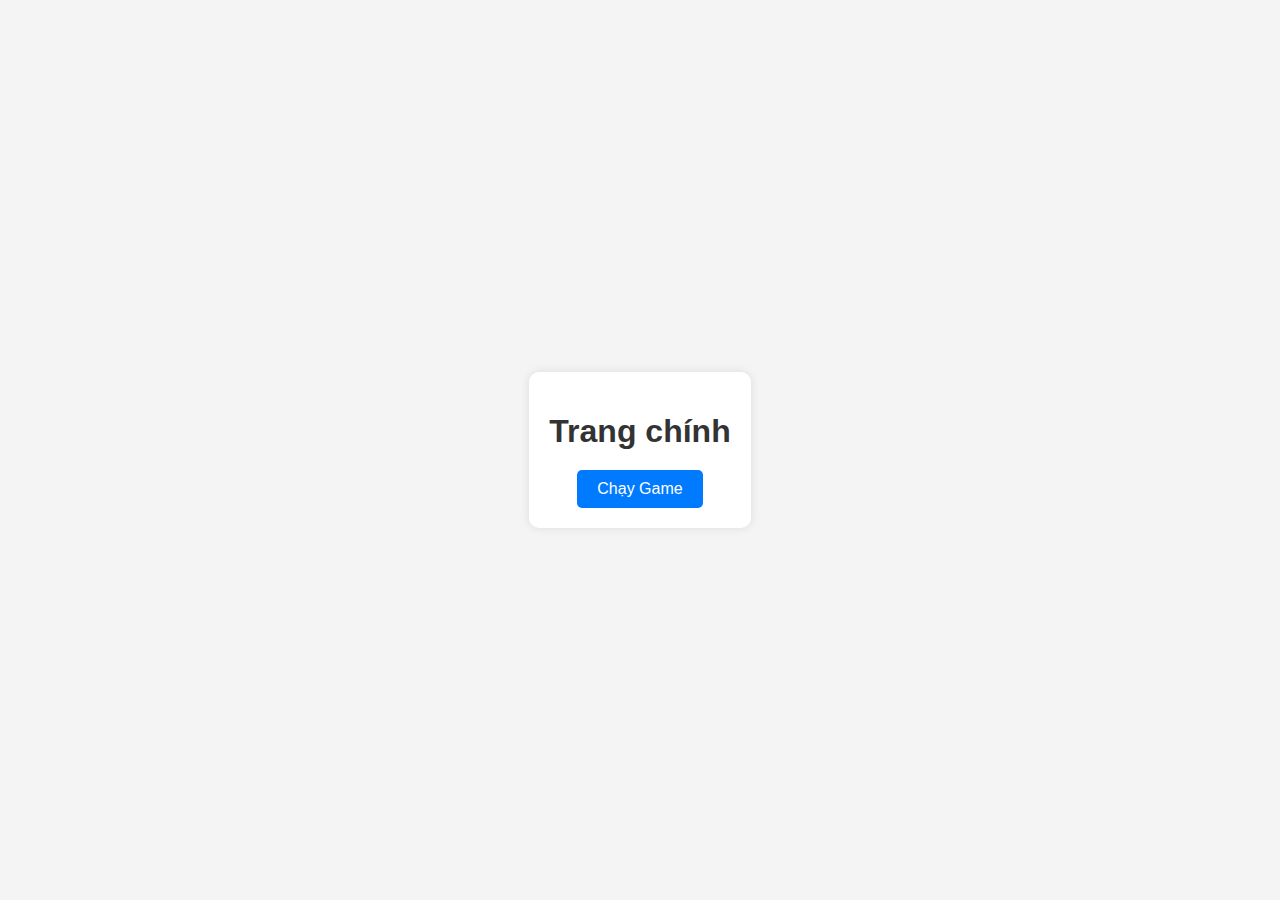
<file: index.html>
<!DOCTYPE html>
<html lang="vi">
<head>
    <meta charset="UTF-8">
    <meta name="viewport" content="width=device-width, initial-scale=1.0">
    <title>Trang chính</title>
    <style>
        body {
            font-family: 'Segoe UI', Tahoma, Geneva, Verdana, sans-serif;
            background-color: #f4f4f4;
            display: flex;
            justify-content: center;
            align-items: center;
            height: 100vh;
            margin: 0;
        }

        .container {
            text-align: center;
            background-color: white;
            padding: 20px;
            border-radius: 10px;
            box-shadow: 0 0 10px rgba(0, 0, 0, 0.1);
        }

        button {
            background-color: #007BFF;
            color: white;
            border: none;
            padding: 10px 20px;
            border-radius: 5px;
            font-size: 16px;
            cursor: pointer;
            transition: background-color 0.3s, transform 0.3s;
        }

        button:hover {
            background-color: #0056b3;
            transform: translateY(-2px);
        }

        button:active {
            background-color: #004085;
            transform: translateY(0);
        }

        h1 {
            margin-bottom: 20px;
            color: #333;
        }
    </style>
</head>
<body>
    <div class="container">
        <h1>Trang chính</h1>
        <button onclick="window.location.href='NewGame%202/index.html'">Chạy Game</button>
    </div>
</body>
</html>
</file>
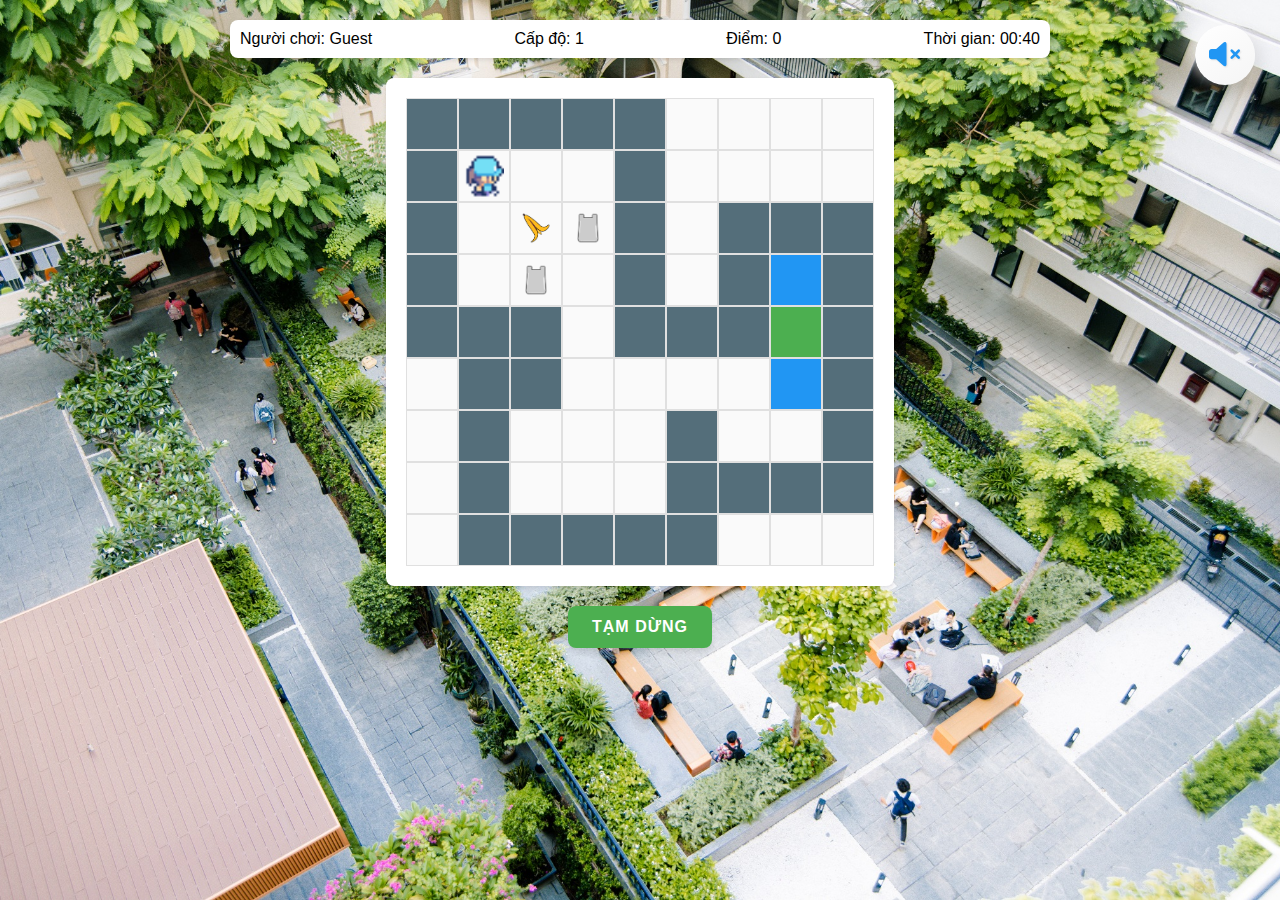
<file: NewGame 2/newGame.html>
<!DOCTYPE html>
<!-- File game phân loại rác bằng tiếng Việt -->
<html lang="vi"> 

<head>
    <meta charset="UTF-8">
    <title>Trò Chơi Phân Loại Rác</title>
    <link rel="stylesheet" type="text/css" href="style.css">
    <link rel="stylesheet" href="https://cdnjs.cloudflare.com/ajax/libs/font-awesome/6.0.0/css/all.min.css">

</head>

<body>
    <div id="game-info">
        <div>Người chơi: <span id="playerName">Khách</span></div>
        <div>Cấp độ: <span id="level">1</span></div>
        <div>Điểm: <span id="score">0</span></div>
        <div>Thời gian: <span id="time">00:00</span></div>
    </div>
    <div id="game-container"></div>
    <div class="controls">
        <button onclick="togglePauseMenu()">Tạm dừng</button>
    </div>
    <button id="musicBtn" class="music-btn" onclick="toggleMusic()">
        <i class="fas fa-volume-mute"></i>
    </button>
    <div id="pause-menu" class="modal">
        <div class="modal-content">
            <span class="close" onclick="togglePauseMenu()">&times;</span>
            <h2>Menu Tạm Dừng</h2>
            <button onclick="restartLevel()">Chơi Lại Cấp Độ</button>
            <button onclick="showHelp()">Hướng Dẫn</button>
            <button onclick="saveGame()">Lưu Game</button>
            <button onclick="playAgain()">Chơi Lại Từ Đầu</button>
            <button onclick="backToMenu()">Về Menu Chính</button>
        </div>
    </div>
    <div id="completion-overlay" class="modal">
        <div class="modal-content">
            <h2>🎉 Chúc mừng chiến thắng! 🎉</h2>
            <p>Điểm của bạn: <span id="final-score">0</span></p>
            <button onclick="playAgain()">Chơi lại</button>
            <button onclick="backToMenu()">Về menu chính</button>
        </div>
    </div>
    <audio id="backgroundMusic" loop>
        <source src="Asset/background_music.mp3" type="audio/mp3">
    </audio>

    <div id="help-modal" class="help-modal">
        <div class="help-content">
            <span class="close" onclick="closeHelp()">&times;</span>
            <h2>Hướng Dẫn Chơi Game</h2>
            
            <div class="help-section">
                <h3>Mục Tiêu</h3>
                <p>Di chuyển nhân vật để đẩy rác vào đúng thùng rác tương ứng trước khi hết thời gian.</p>
            </div>

            <div class="help-section">
                <h3>Phân Loại Rác</h3>
                <div class="trash-guide">
                    <div class="trash-item">
                        <div class="trash-icon" style="background-image: url('asset/02-BananaSkin.png')"></div>
                        <div>
                            <strong>Rác Hữu Cơ</strong>
                            <p>Đẩy vào thùng màu xanh lá</p>
                        </div>
                    </div>
                    <div class="trash-item">
                        <div class="trash-icon" style="background-image: url('asset/08-Plastic.png')"></div>
                        <div>
                            <strong>Rác Nhựa</strong>
                            <p>Đẩy vào thùng màu xanh dương</p>
                        </div>
                    </div>
                </div>
            </div>

            <div class="help-section">
                <h3>Điều Khiển</h3>
                <div class="controls-guide">
                    <div class="control-item">
                        <div class="key-symbol">↑</div>
                        <p>Di chuyển lên</p>
                    </div>
                    <div class="control-item">
                        <div class="key-symbol">↓</div>
                        <p>Di chuyển xuống</p>
                    </div>
                    <div class="control-item">
                        <div class="key-symbol">←</div>
                        <p>Di chuyển trái</p>
                    </div>
                    <div class="control-item">
                        <div class="key-symbol">→</div>
                        <p>Di chuyển phải</p>
                    </div>
                </div>
            </div>

            <div class="help-section">
                <h3>Lưu Ý</h3>
                <ul>
                    <li>Không để rác bị kẹt vào góc - game sẽ kết thúc!</li>
                    <li>Hoàn thành càng nhanh, điểm càng cao</li>
                    <li>Chỉ có thể lưu game sau khi đã di chuyển</li>
                </ul>
            </div>

            <button onclick="closeHelp()">Đã Hiểu</button>
        </div>
    </div>

    <script>
        // Cấu hình hình ảnh
        const SPRITES = {
            player: {
                right: './Asset/right.png', // Thay thế bằng URL sprite sheet nhân vật thực
                left: './Asset/left.png',
                front: 'Asset/front.png',
                back: 'Asset/back.png'
            },
            trash: {
                organic: './Asset/02-BananaSkin.png', // Thay thế bằng URL hình ảnh rác hữu cơ
                plastic: './Asset/08-Plastic.png', // Thay thế bằng URL hình ảnh rác nhựa
                paper: 'Asset/16-Paper.png'    // Thay thế bằng URL hình ảnh rác giấy
            }
        };

        const TRASH_TYPES = {
            'O': {
                sprite: 'organic',
                binType: 'o'
            },
            'P': {
                sprite: 'plastic',
                binType: 'p'

            },
            trash: {
                organic: './Asset/02-BananaSkin.png', // Thay thế bằng URL hình ảnh rác hữu cơ
                plastic: './Asset/08-Plastic.png', // Thay thế bằng URL hình ảnh rác nhựa
                paper: 'asset/16-Paper.png'    // Thay thế bằng URL hình ảnh rác giấy
            }
        };

        // Cấu hình game levels
        const LEVELS = [
            {
                map: [
                    "#####    ",
                    "#@  #    ",
                    "# OP# ###",
                    "# P # #p#",
                    "### ###o#",
                    " ##    p#",
                    " #   #  #",
                    " #   ####",
                    " #####   "
                ],
                timeLimit: 40,
                maxScore: 1000
            },
            {
                map: [
                    " ####   ",
                    " #  ### ",
                    " #@O  # ",
                    "### # ##",
                    "#p# #  #",
                    "#oP  # #",
                    "#o   O #",
                    "########"
                ],
                timeLimit: 60,
                maxScore: 2000
            },
            {
                map: [
                    "   #######   ",
                    "####     #   ",
                    "#   p### #   ",
                    "# # #    #   ",
                    "# # P O#o #  ",
                    "# #  pP # #  ",
                    "# o#O P # #  ",
                    "##    # # ###",
                    " # ###p    @#",
                    " #     ##   #",
                    " ############"
                ],
                timeLimit: 100,
                maxScore: 3000
            }
        ];

        let currentLevel = 0;
        let score = 0;
        let timer = null;
        let timeLeft = 0;
        let gameState = [];
        let playerPos = { x: 0, y: 0 };
        let playerDirection = 'right';
        let isMoving = false;
        let completedTrashCount = 0;
        let binPositions = [];
        let isMusicPlaying = false;
        let animationInProgress = false;
        const ANIMATION_DURATION = 150; // Reduced from 200ms to 150ms for faster animations


        function backToMenu() {
            window.location.href = 'index.html';
        }

        // Add initial player position tracking
        let initialPlayerPos = { x: 0, y: 0 };

        function toggleMusic() {
            const music = document.getElementById('backgroundMusic');
            const musicBtn = document.getElementById('musicBtn').querySelector('i');
            
            isMusicPlaying = !isMusicPlaying;
            
            if (isMusicPlaying) {
                music.play().catch(console.error);
                musicBtn.className = 'fas fa-volume-up';
            } else {
                music.pause();
                musicBtn.className = 'fas fa-volume-mute';
            }
            
            localStorage.setItem('musicPreference', isMusicPlaying);
        }

        // Add this to initGame()
        function initAudio() {
            const savedPreference = localStorage.getItem('musicPreference') === 'true';
            if (savedPreference) {
                toggleMusic();
            }
        }

        function initGame() {
            if (window.location.search.includes('continue=true')) {
                loadSavedGame();
            } else {
                preloadImages();
                initLevel();
            }
            initAudio();
            displayPlayerName();
        }

        function preloadImages() {
            Object.values(SPRITES.player).forEach(url => {
                const img = new Image();
                img.src = url;

            });
            Object.values(SPRITES.trash).forEach(url => {
                const img = new Image();
                img.src = url;

            });

        }

        // Modify the initLevel function to store initial position
        function initLevel() {
            // Create copy of the level map without randomization
            gameState = LEVELS[currentLevel].map.map(row => row.split(''));
            
            // Get player position and bin positions
            playerPos = findPlayer();
            if (currentLevel === 0) {
                initialPlayerPos = { ...playerPos };
            }
            
            // Reset game state
            timeLeft = LEVELS[currentLevel].timeLimit;
            completedTrashCount = 0;
            binPositions = [];

            // Store bin positions
            for (let y = 0; y < gameState.length; y++) {
                for (let x = 0; x < gameState[y].length; x++) {
                    if (gameState[y][x] === 'o' || gameState[y][x] === 'p') {
                        binPositions.push({ x, y, type: gameState[y][x] });
                    }
                }
            }

            // Reset animations
            isMoving = false;
            animationInProgress = false;

            if (timer) {
                clearInterval(timer);
            }
            timer = setInterval(updateTimer, 1000);
            updateDisplay();
        }

        function findPlayer() {
            for (let y = 0; y < gameState.length; y++) {
                for (let x = 0; x < gameState[y].length; x++) {
                    if (gameState[y][x] === '@') {
                        return { x, y };

                    }

                }

            }
            return { x: 0, y: 0 };

        }
        function getBinAtPosition(x, y) {
            return binPositions.find(bin => bin.x === x && bin.y === y);
        }

        function updateDisplay() {
            const container = document.getElementById('game-container');
            container.innerHTML = '';

            gameState.forEach((row, y) => {
                const rowDiv = document.createElement('div');
                rowDiv.className = 'row';

                row.forEach((cell, x) => {
                    const cellDiv = document.createElement('div');
                    cellDiv.className = 'cell';
                    cellDiv.setAttribute('data-x', x);
                    cellDiv.setAttribute('data-y', y);

                    // Kiểm tra thùng rác tại vị trí hiện tại
                    const bin = getBinAtPosition(x, y);

                    // Hiển thị thùng rác trước
                    if (bin) {
                        cellDiv.classList.add(bin.type === 'o' ? 'bin-organic' : 'bin-plastic');
                    }

                    // Sau đó hiển thị các đối tượng khác
                    switch (cell) {
                        case '#':
                            cellDiv.classList.add('wall');
                            break;
                        case '@':
                            renderPlayer(cellDiv, playerDirection);
                            break;
                        case 'O':
                        case 'P':
                            renderTrash(cellDiv, cell);
                            break;
                        case 'o':
                        case 'p':
                            // Thùng rác đã được thêm ở trên
                            break;
                    }

                    rowDiv.appendChild(cellDiv);
                });
                container.appendChild(rowDiv);
            });

            document.getElementById('level').innerText = currentLevel + 1;
            document.getElementById('score').innerText = score;
            document.getElementById('time').innerText = formatTime(timeLeft);
        }

        function renderPlayer(cellDiv, direction) {
            cellDiv.classList.add('player');
            cellDiv.style.backgroundImage = direction === 'right' ? `url(${SPRITES.player.right})` : `url(${SPRITES.player.left})`;

        }

        function togglePauseMenu() {
            const pauseMenu = document.getElementById('pause-menu');
            pauseMenu.style.display = pauseMenu.style.display === 'block' ? 'none' : 'block';
        }

        // Modify the saveGame function to check if player has moved in level 1
        function saveGame() {
            // Check if player is in level 1 and hasn't moved
            if (currentLevel === 0 && 
                playerPos.x === initialPlayerPos.x && 
                playerPos.y === initialPlayerPos.y) {
                alert('Bạn cần di chuyển để có thể lưu game!');
                return;
            }

            const gameData = {
                playerName: localStorage.getItem('playerName'),
                currentLevel: currentLevel,
                score: score,
                timeLeft: timeLeft,
                gameState: gameState,
                playerPos: playerPos,
                binPositions: binPositions,
                hasMoved: true
            };
            
            localStorage.setItem('savedGame', JSON.stringify(gameData));
            alert('Đã lưu game thành công!');
            window.location.href = 'index.html';
        }

        // Add this function to load saved game
        function loadSavedGame() {
            const savedData = JSON.parse(localStorage.getItem('savedGame'));
            if (savedData) {
                currentLevel = savedData.currentLevel;
                score = savedData.score;
                timeLeft = savedData.timeLeft;
                gameState = savedData.gameState;
                playerPos = savedData.playerPos;
                binPositions = savedData.binPositions;
                
                if (timer) {
                    clearInterval(timer);
                }
                timer = setInterval(updateTimer, 1000);
                updateDisplay();
            }
        }


        function renderTrash(cellDiv, cellType) {
            cellDiv.classList.add('trash');
            const trashData = TRASH_TYPES[cellType];
            const spriteType = trashData ? SPRITES.trash[trashData.sprite] : SPRITES.trash[cellType];
            cellDiv.style.backgroundImage = `url(${spriteType})`;

        }

        function formatTime(seconds) {
            const minutes = Math.floor(seconds / 60);
            const secs = seconds % 60;
            return `${String(minutes).padStart(2, '0')}:${String(secs).padStart(2, '0')}`;

        }

        function updateTimer() {
            if (timeLeft > 0) {
                timeLeft--;
                updateDisplay();
            } else {
                alert("Hết thời gian!");
                clearInterval(timer);
                initLevel();
            }
        }

        function gameOver() {
            clearInterval(timer);
            alert("Trò chơi kết thúc! Rác đã bị kẹt!");
            score = 0;  // Reset score
            currentLevel = 0;  // Reset to first level
            initLevel();
        }

        function movePlayer(dx, dy) {
            if (isMoving) return; // Remove animationInProgress check for faster response
            isMoving = true;

            const newX = playerPos.x + dx;
            const newY = playerPos.y + dy;

            // First check if player would hit a wall
            if (isWall(newX, newY)) {
                isMoving = false;
                animationInProgress = false;
                return;
            }

            // Add moving animation class
            const playerElement = document.querySelector('.player');
            if (playerElement) {
                playerElement.classList.add('moving');
            }

            if (isTrash(newX, newY)) {
                const newTrashX = newX + dx;
                const newTrashY = newY + dy;

                // Check if trash would hit a wall or another trash
                if (isWall(newTrashX, newTrashY) || isTrash(newTrashX, newTrashY)) {
                    // Check if trash is stuck
                    const canMoveVertical = !isWall(newX, newY + 1) && !isTrash(newX, newY + 1) && 
                                        !isWall(newX, newY - 1) && !isTrash(newX, newY - 1);
                    const canMoveHorizontal = !isWall(newX + 1, newY) && !isTrash(newX + 1, newY) && 
                                            !isWall(newX - 1, newY) && !isTrash(newX - 1, newY);
                    
                    if (isWall(newTrashX, newTrashY) && !canMoveVertical && !canMoveHorizontal) {
                        gameOver();
                    }
                    
                    isMoving = false;
                    animationInProgress = false;
                    return;
                }

                // Move trash if the path is clear
                const trashElement = document.querySelector(`[data-x="${newX}"][data-y="${newY}"]`);
                if (trashElement) {
                    trashElement.classList.add('moving');
                }

                const trashType = gameState[newY][newX];
                const bin = getBinAtPosition(newTrashX, newTrashY);
                const currentBin = getBinAtPosition(newY, newX);
                
                // Update positions while preserving bins
                gameState[newY][newX] = currentBin ? currentBin.type : ' ';
                gameState[newTrashY][newTrashX] = trashType;
            }

            // Move player
            const currentBin = getBinAtPosition(playerPos.x, playerPos.y);
            gameState[playerPos.y][playerPos.x] = currentBin ? currentBin.type : ' ';
            playerPos.x = newX;
            playerPos.y = newY;
            gameState[playerPos.y][playerPos.x] = '@';

            playerDirection = dx > 0 ? 'right' : 'left';
            
            updateDisplay();

            setTimeout(() => {
                const movingElements = document.querySelectorAll('.moving');
                movingElements.forEach(el => el.classList.remove('moving'));
                isMoving = false;
                checkWinCondition();
            }, ANIMATION_DURATION);
        }

        function isCorrectBin(trashType, binType) {
            const trashData = TRASH_TYPES[trashType];
            return trashData && trashData.binType === binType;
        }

        function getTrashCount() {
            return gameState.flat().filter(cell => cell === 'O' || cell === 'P').length;
        }

        function isWall(x, y) {
            return gameState[y] && gameState[y][x] === '#';
        }

        function isTrash(x, y) {
            return gameState[y] && ['O', 'P'].includes(gameState[y][x]);
        }

        function restartLevel() {
            // Close the pause menu
            document.getElementById('pause-menu').style.display = 'none';
            score = 0;
            
            // Reset and initialize the level
            initLevel();
        }

        function checkWinCondition() {
            let allTrashInCorrectBins = true;
            let foundTrash = false;

            for (let y = 0; y < gameState.length; y++) {
                for (let x = 0; x < gameState[y].length; x++) {
                    if (gameState[y][x] === 'O' || gameState[y][x] === 'P') {
                        foundTrash = true;
                        const bin = getBinAtPosition(x, y);
                        if (!bin || !isCorrectBin(gameState[y][x], bin.type)) {
                            allTrashInCorrectBins = false;
                            break;
                        }
                    }
                }
                if (!allTrashInCorrectBins) break;
            }

            if (foundTrash && allTrashInCorrectBins) {
                alert("Chúc mừng! Bạn đã hoàn thành cấp độ này!");
                updateScore();
                nextLevel();
            }
        }
        function updateScore() {
            const levelScore = 300;
            const timeBonus = timeLeft * levelScore;
            score += timeBonus;
        }

        function showCompletionOverlay() {
            const overlay = document.getElementById('completion-overlay');
            document.getElementById('final-score').textContent = score;
            overlay.style.display = 'block';
            saveCompletedGame();
            // Remove saved game data when completed
            localStorage.removeItem('savedGame');
        }

        function saveCompletedGame() {
            const playerName = localStorage.getItem('playerName');
            const completedGames = JSON.parse(localStorage.getItem('completedGames') || '{}');
            
            completedGames[playerName] = {
                completedLevels: 3,
                totalScore: score
            };
            
            localStorage.setItem('completedGames', JSON.stringify(completedGames));
        }

        function playAgain() {
            score = 0;
            currentLevel = 0;
            initLevel();
            document.getElementById('completion-overlay').style.display = 'none';
        }

        function viewLeaderboard() {
            localStorage.setItem('lastScore', score);
            window.location.href = 'index.html?showLeaderboard=true';
        }

        function backToMenu() {
            window.location.href = './index.html';
        }

        function nextLevel() {
            currentLevel++;
            if (currentLevel < LEVELS.length) {
                initLevel();
            } else {
                // Game completed
                showCompletionOverlay();
            }
        }

        document.addEventListener('keydown', (event) => {
            switch (event.key) {
                case 'ArrowUp':
                    movePlayer(0, -1);
                    break;
                case 'ArrowDown':
                    movePlayer(0, 1);
                    break;
                case 'ArrowLeft':
                    movePlayer(-1, 0);
                    break;
                case 'ArrowRight':
                    movePlayer(1, 0);
                    break;
            }
        });

        function showHelp() {
            document.getElementById('help-modal').style.display = 'block';
            document.getElementById('pause-menu').style.display = 'none';
        }

        function closeHelp() {
            document.getElementById('help-modal').style.display = 'none';
        }

        function displayPlayerName() {
            const playerNameElement = document.getElementById('playerName');
            const savedName = localStorage.getItem('playerName') || 'Guest';
            playerNameElement.textContent = savedName;
        }

        window.onload = initGame;
        window.addEventListener('load', () => {
            if (localStorage.getItem('musicPreference') === 'true') {
                toggleMusic();
            }
        });
    </script>
</body>

</html>
</file>
<file: NewGame 2/style.css>
body {
    display: flex;
    flex-direction: column;
    align-items: center;
    background-color: #e8f5e9;
    font-family: Arial, sans-serif;
    margin: 0;
    padding: 20px;
    background-image: url('Asset/background_img.jpg');
    background-size: cover;
    background-position: center;
    background-repeat: no-repeat;
    background-attachment: fixed;
    margin: 0;
}

#game-info {
    display: flex;
    justify-content: space-between;
    width: 100%;
    max-width: 800px;
    margin-bottom: 20px;
    padding: 10px;
    background-color: #ffffff;
    border-radius: 8px;
    box-shadow: 0 2px 4px rgba(0, 0, 0, 0.1);
}

#game-container {
    background-color: #ffffff;
    padding: 20px;
    border-radius: 8px;
    box-shadow: 0 2px 4px rgba(0, 0, 0, 0.1);
}

.cell {
    transition: all 0.15s ease-out;
}
.player, .trash {
    transition: transform 0.15s cubic-bezier(0.4, 0, 0.2, 1);
}
.moving {
    animation: move 0.15s cubic-bezier(0.4, 0, 0.2, 1);
}
@keyframes move {
    0% {
        transform: scale(1);
    }
    50% {
        transform: scale(1.05);
    }
    100% {
        transform: scale(1);
    }
}

.row {
    display: flex;
}


.modal {
    display: none;
    position: fixed;
    z-index: 999;
    left: 0;
    top: 0;
    width: 100%;
    height: 100%;
    background-color: rgba(0, 0, 0, 0.7);
    backdrop-filter: blur(3px);
    transition: all 0.3s ease;
}

.modal-content {
    background-color: #ffffff;
    margin: 10% auto;
    padding: 30px;
    border-radius: 12px;
    width: 90%;
    max-width: 400px;
    text-align: center;
    box-shadow: 0 4px 20px rgba(0, 0, 0, 0.2);
    transform: translateY(-20px);
    animation: modalSlideIn 0.3s ease forwards;
}

@keyframes modalSlideIn {
    to {
        transform: translateY(0);
    }
}

.modal-content h2 {
    color: #333;
    margin-bottom: 25px;
    font-size: 24px;
}
.music-btn {
    position: fixed;
    top: 25px;
    right: 25px;
    background: linear-gradient(145deg, #ffffff, #f5f5f5);
    border: none;
    border-radius: 50%;
    width: 60px;
    height: 60px;
    cursor: pointer;
    box-shadow: 5px 5px 15px rgba(0, 0, 0, 0.1),
                -5px -5px 15px rgba(255, 255, 255, 0.8);
    transition: all 0.4s cubic-bezier(0.175, 0.885, 0.32, 1.275);
    display: flex;
    justify-content: center;
    align-items: center;
}

.music-btn:hover {
    transform: scale(1.15) rotate(5deg);
    box-shadow: 7px 7px 20px rgba(0, 0, 0, 0.15),
                -7px -7px 20px rgba(255, 255, 255, 0.9);
}

.music-btn i {
    font-size: 28px;
    color: #2196F3;
    text-shadow: 1px 1px 2px rgba(0, 0, 0, 0.1);
}

.modal-content button {
    width: 100%;
    margin: 12px 0;
    padding: 15px;
    border: none;
    border-radius: 10px;
    background: linear-gradient(135deg, #4CAF50, #45a049);
    color: white;
    font-size: 16px;
    font-weight: 600;
    cursor: pointer;
    transition: all 0.3s ease;
    box-shadow: 0 4px 15px rgba(76, 175, 80, 0.3);
}

.modal-content button:hover {
    background: linear-gradient(135deg, #45a049, #388E3C);
    transform: translateY(-3px);
    box-shadow: 0 6px 20px rgba(76, 175, 80, 0.4);
}

.close {
    position: absolute;
    right: 20px;
    top: 15px;
    color: #666;
    font-size: 24px;
    font-weight: bold;
    cursor: pointer;
    transition: color 0.2s ease;
}

.close:hover {
    color: #333;
}

.cell {
    width: 50px;
    height: 50px;
    border: 1px solid #e0e0e0;
    display: flex;
    justify-content: center;
    align-items: center;
    position: relative;
    background-color: #fafafa;
}

.wall {
    background-color: #546e7a;
}

.player {
    background-repeat: no-repeat;
    background-position: center;
    background-size: 80%;
    transition: transform 0.2s;
}

.player.face-right {
    transform: scaleX(1);
}

.player.face-left {
    transform: scaleX(-1);
}

.trash {
    background-repeat: no-repeat;
    background-position: center;
    background-size: 80%;
}

.bin-organic {
    background-color: #4caf50;
}

.bin-plastic {
    background-color: #2196f3;
}

.bin-paper {
    background-color: #ffc107;
}

.controls {
    margin-top: 20px;
    display: flex;
    gap: 10px;
}

button {
    padding: 12px 24px;
    font-size: 16px;
    border: none;
    border-radius: 8px;
    background-color: #4caf50;
    color: white;
    cursor: pointer;
    transition: all 0.3s ease;
    box-shadow: 0 4px 6px rgba(0, 0, 0, 0.1);
    text-transform: uppercase;
    font-weight: bold;
    letter-spacing: 1px;

}

button:hover {
    background-color: #388e3c;
}

.game-status {
    background-color: #ffffff;
    padding: 10px;
    border-radius: 4px;
    margin: 10px 0;
    text-align: center;
}

@keyframes walkRight {
    from {
        background-position: 0 0;
    }

    to {
        background-position: -192px 0;
    }
}

@keyframes walkLeft {
    from {
        background-position: 0 -48px;
    }

    to {
        background-position: -192px -48px;
    }
}

.player-walking {
    animation: walkRight 0.8s steps(4) infinite;
}

.player-walking.face-left {
    animation: walkLeft 0.8s steps(4) infinite;
}

.help-modal {
    display: none;
    position: fixed;
    z-index: 1000;
    left: 0;
    top: 0;
    width: 100%;
    height: 100%;
    background-color: rgba(0, 0, 0, 0.7);
    backdrop-filter: blur(3px);
}

.help-content {
    background-color: #ffffff;
    margin: 5% auto;
    padding: 30px;
    border-radius: 12px;
    width: 90%;
    max-width: 600px;
    position: relative;
    box-shadow: 0 4px 20px rgba(0, 0, 0, 0.2);
    
}

.help-section {
    margin-bottom: 20px;
}

.help-section h3 {
    color: #2196F3;
    margin-bottom: 10px;
    font-size: 1.2em;
}

.trash-guide {
    display: flex;
    gap: 20px;
    flex-wrap: wrap;
    margin: 15px 0;
}

.trash-item {
    display: flex;
    align-items: center;
    gap: 10px;
    background: #f5f5f5;
    padding: 10px;
    border-radius: 8px;
    width: calc(50% - 10px);
}

.trash-icon {
    width: 40px;
    height: 40px;
    background-size: contain;
    background-repeat: no-repeat;
    background-position: center;
}

.controls-guide {
    display: grid;
    grid-template-columns: repeat(auto-fit, minmax(200px, 1fr));
    gap: 15px;
    margin: 15px 0;
}

.control-item {
    background: #f5f5f5;
    padding: 15px;
    border-radius: 8px;
    text-align: center;
}

.key-symbol {
    display: inline-block;
    padding: 5px 10px;
    background: #2196F3;
    color: white;
    border-radius: 4px;
    margin: 0 5px;
    font-weight: bold;
}
</file>
